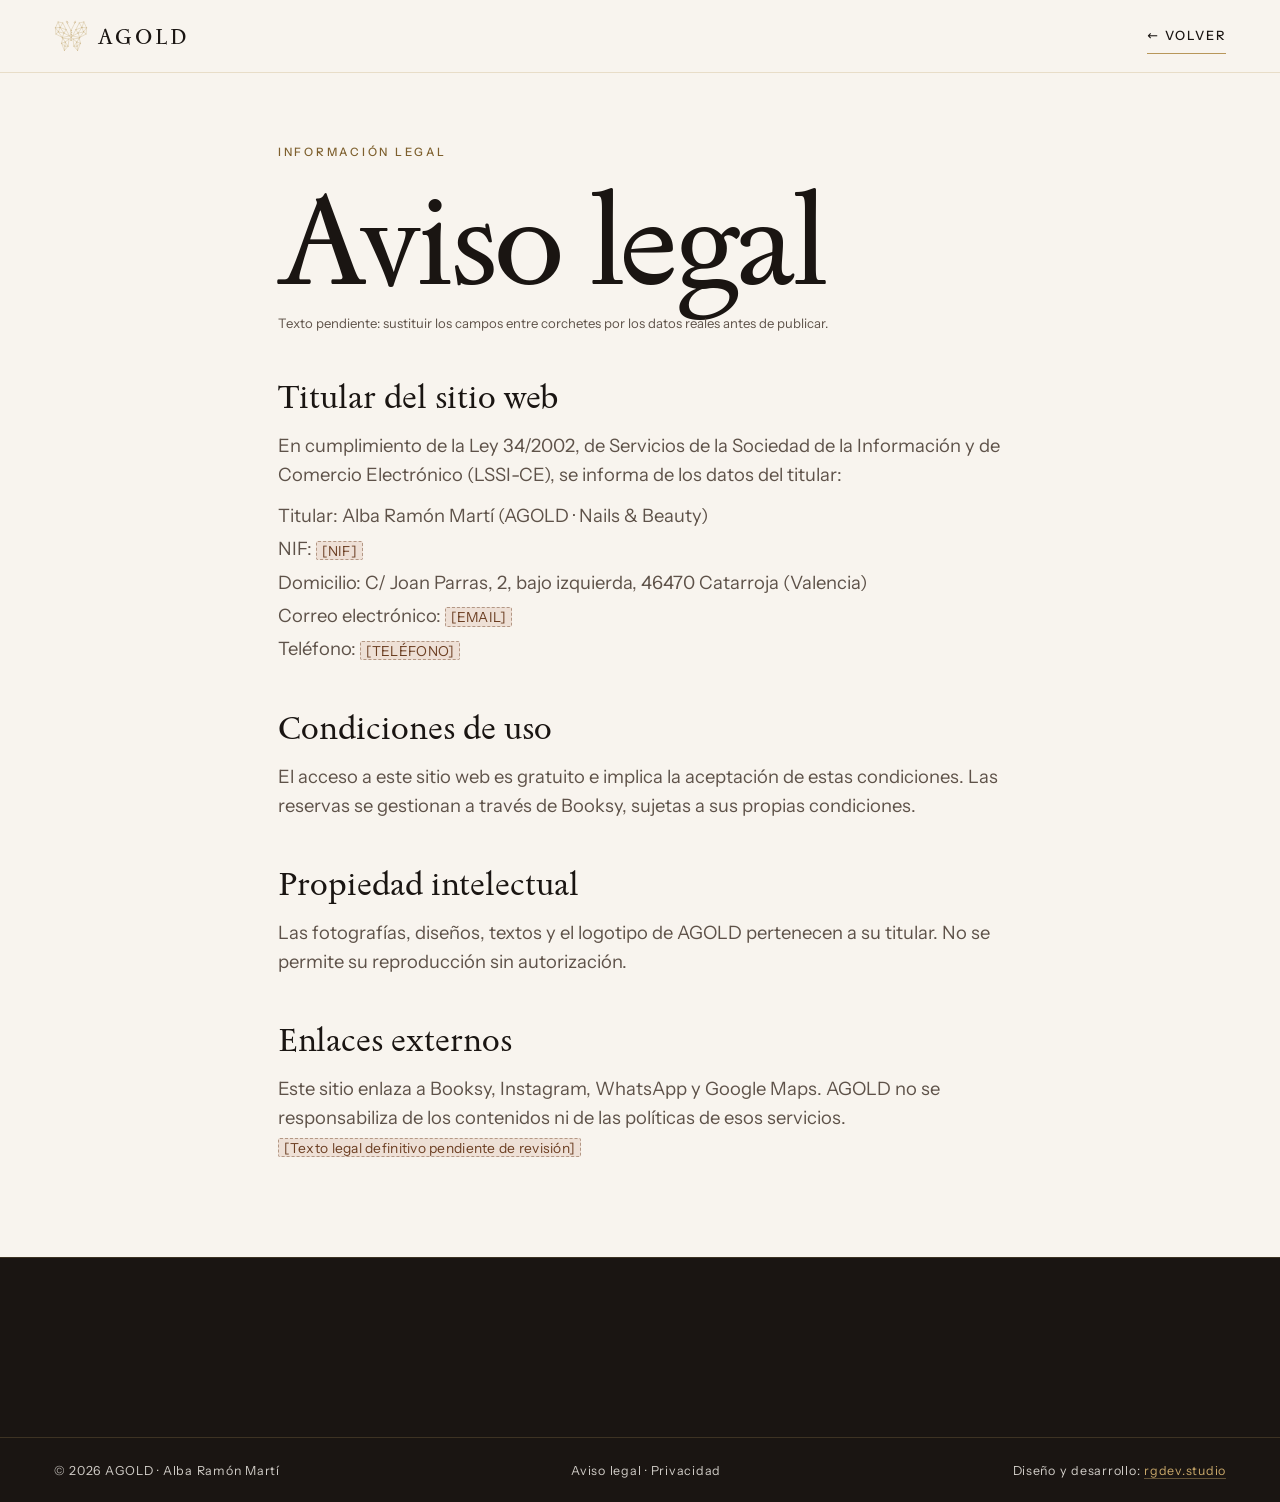
<file: aviso-legal.html>
<!doctype html>
<html lang="es" class="js reduced">
<head>
  <meta charset="utf-8">
  <meta name="viewport" content="width=device-width, initial-scale=1">
  <title>Aviso legal | AGOLD · Nails &amp; Beauty</title>
  <meta name="robots" content="noindex">
  <link rel="icon" href="favicon.svg" type="image/svg+xml">
  <link rel="stylesheet" href="css/styles.css?v=5">
</head>
<body>
  <header class="nav is-solid">
    <a class="nav__brand" href="./" aria-label="AGOLD · Volver al inicio">
      <img src="assets/logo/agold-mariposa.svg" alt="" width="34" height="32">
      <span class="nav__word">AGOLD</span>
    </a>
    <a class="link-arrow" href="./">← Volver</a>
  </header>
  <main class="legal wrap">
    <span class="eyebrow">Información legal</span>
    <h1 class="display">Aviso legal</h1>
    <p class="hours__note">Texto pendiente: sustituir los campos entre corchetes por los datos reales antes de publicar.</p>
    <h2>Titular del sitio web</h2>
    <p>En cumplimiento de la Ley 34/2002, de Servicios de la Sociedad de la Información y de Comercio Electrónico (LSSI-CE), se informa de los datos del titular:</p>
    <ul>
      <li>Titular: Alba Ramón Martí (AGOLD · Nails &amp; Beauty)</li>
      <li>NIF: <span class="ph">[NIF]</span></li>
      <li>Domicilio: C/ Joan Parras, 2, bajo izquierda, 46470 Catarroja (Valencia)</li>
      <li>Correo electrónico: <span class="ph">[EMAIL]</span></li>
      <li>Teléfono: <span class="ph">[TELÉFONO]</span></li>
    </ul>
    <h2>Condiciones de uso</h2>
    <p>El acceso a este sitio web es gratuito e implica la aceptación de estas condiciones. Las reservas se gestionan a través de Booksy, sujetas a sus propias condiciones.</p>
    <h2>Propiedad intelectual</h2>
    <p>Las fotografías, diseños, textos y el logotipo de AGOLD pertenecen a su titular. No se permite su reproducción sin autorización.</p>
    <h2>Enlaces externos</h2>
    <p>Este sitio enlaza a Booksy, Instagram, WhatsApp y Google Maps. AGOLD no se responsabiliza de los contenidos ni de las políticas de esos servicios.</p>
    <p><span class="ph">[Texto legal definitivo pendiente de revisión]</span></p>
  </main>
  <footer class="footer">
    <div class="wrap footer__legal">
      <p>© 2026 AGOLD · Alba Ramón Martí</p>
      <p><a href="aviso-legal.html">Aviso legal</a> · <a href="privacidad.html">Privacidad</a></p>
      <p class="footer__credit">Diseño y desarrollo: <a href="https://www.instagram.com/rgdev.studio" target="_blank" rel="noopener">rgdev.studio</a></p>
    </div>
  </footer>
</body>
</html>
</file>
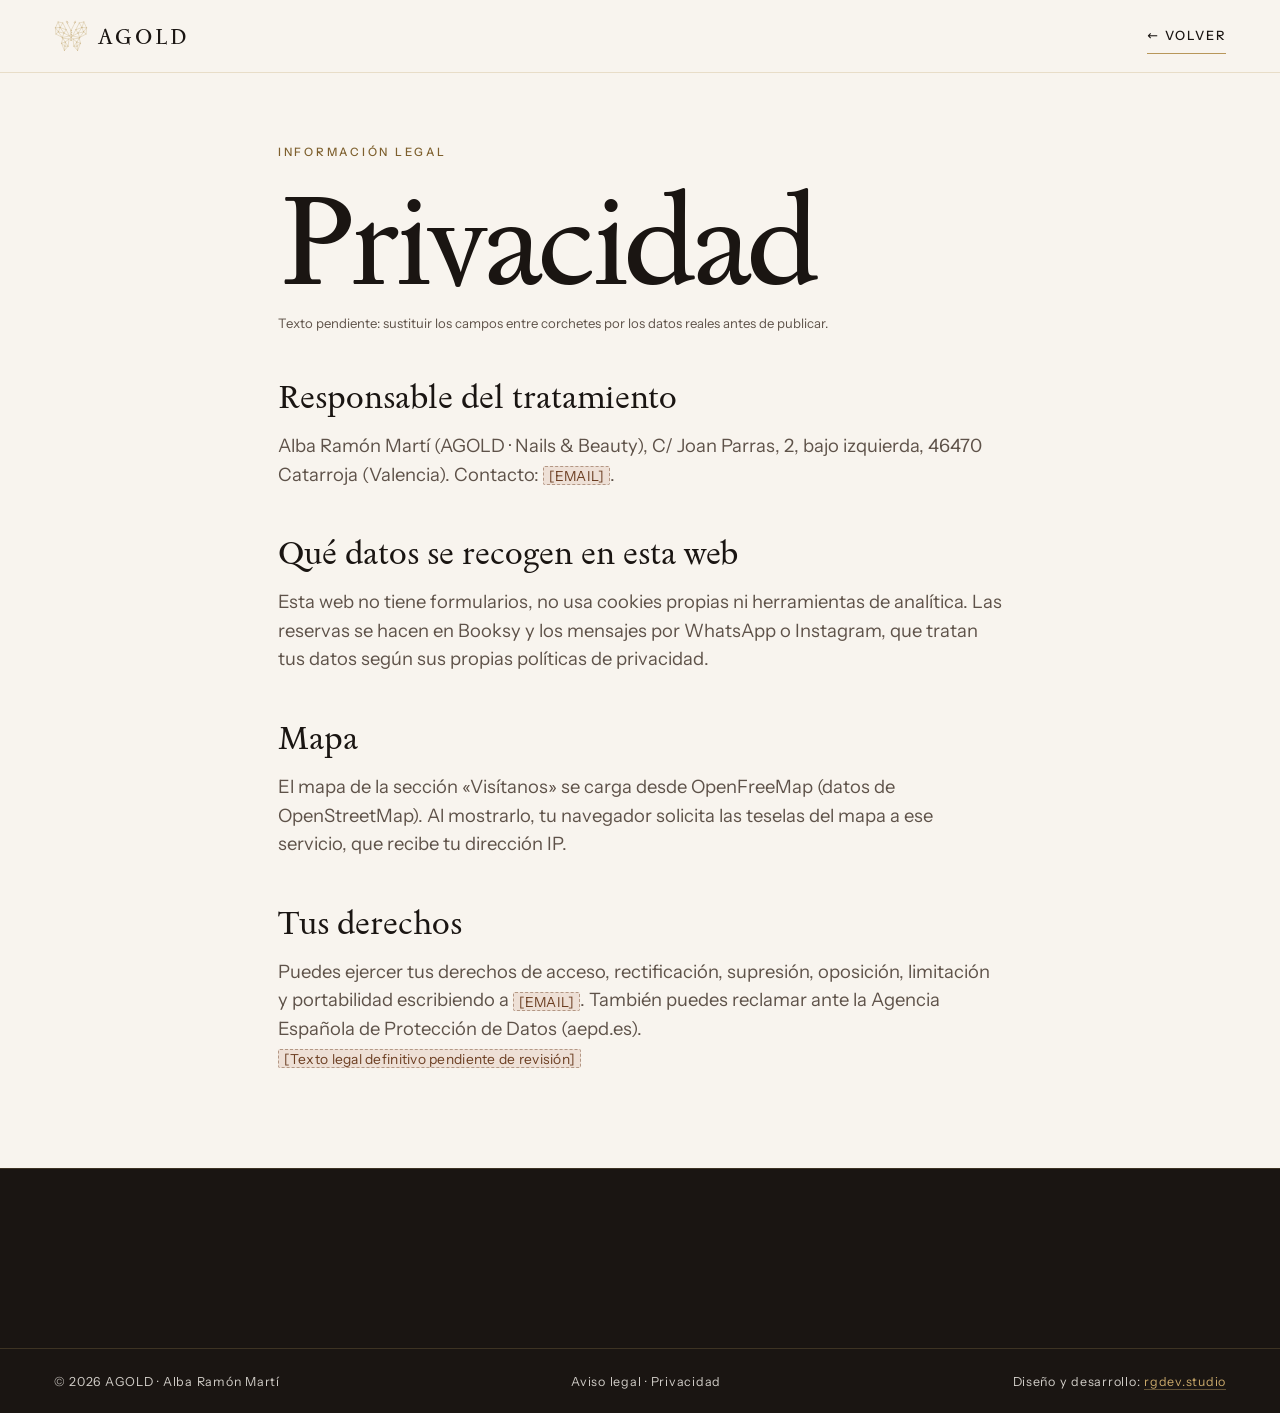
<file: privacidad.html>
<!doctype html>
<html lang="es" class="js reduced">
<head>
  <meta charset="utf-8">
  <meta name="viewport" content="width=device-width, initial-scale=1">
  <title>Privacidad | AGOLD · Nails &amp; Beauty</title>
  <meta name="robots" content="noindex">
  <link rel="icon" href="favicon.svg" type="image/svg+xml">
  <link rel="stylesheet" href="css/styles.css?v=5">
</head>
<body>
  <header class="nav is-solid">
    <a class="nav__brand" href="./" aria-label="AGOLD · Volver al inicio">
      <img src="assets/logo/agold-mariposa.svg" alt="" width="34" height="32">
      <span class="nav__word">AGOLD</span>
    </a>
    <a class="link-arrow" href="./">← Volver</a>
  </header>
  <main class="legal wrap">
    <span class="eyebrow">Información legal</span>
    <h1 class="display">Privacidad</h1>
    <p class="hours__note">Texto pendiente: sustituir los campos entre corchetes por los datos reales antes de publicar.</p>
    <h2>Responsable del tratamiento</h2>
    <p>Alba Ramón Martí (AGOLD · Nails &amp; Beauty), C/ Joan Parras, 2, bajo izquierda, 46470 Catarroja (Valencia). Contacto: <span class="ph">[EMAIL]</span>.</p>
    <h2>Qué datos se recogen en esta web</h2>
    <p>Esta web no tiene formularios, no usa cookies propias ni herramientas de analítica. Las reservas se hacen en Booksy y los mensajes por WhatsApp o Instagram, que tratan tus datos según sus propias políticas de privacidad.</p>
    <h2>Mapa</h2>
    <p>El mapa de la sección «Visítanos» se carga desde OpenFreeMap (datos de OpenStreetMap). Al mostrarlo, tu navegador solicita las teselas del mapa a ese servicio, que recibe tu dirección IP.</p>
    <h2>Tus derechos</h2>
    <p>Puedes ejercer tus derechos de acceso, rectificación, supresión, oposición, limitación y portabilidad escribiendo a <span class="ph">[EMAIL]</span>. También puedes reclamar ante la Agencia Española de Protección de Datos (aepd.es).</p>
    <p><span class="ph">[Texto legal definitivo pendiente de revisión]</span></p>
  </main>
  <footer class="footer">
    <div class="wrap footer__legal">
      <p>© 2026 AGOLD · Alba Ramón Martí</p>
      <p><a href="aviso-legal.html">Aviso legal</a> · <a href="privacidad.html">Privacidad</a></p>
      <p class="footer__credit">Diseño y desarrollo: <a href="https://www.instagram.com/rgdev.studio" target="_blank" rel="noopener">rgdev.studio</a></p>
    </div>
  </footer>
</body>
</html>
</file>
<file: css/styles.css>
/* ════════════════════════════════════════════════════════════════
   AGOLD · Nails & Beauty — «oro hecho a mano»
   Diseño y desarrollo: rgdev.studio
   ════════════════════════════════════════════════════════════════ */

@font-face {
  font-family: 'Sedan';
  src: url('../assets/fonts/sedan.woff2') format('woff2');
  font-weight: 400; font-style: normal; font-display: swap;
}
@font-face {
  font-family: 'Sedan';
  src: url('../assets/fonts/sedan-italic.woff2') format('woff2');
  font-weight: 400; font-style: italic; font-display: swap;
}
@font-face {
  font-family: 'Instrument Sans';
  src: url('../assets/fonts/instrument-sans-var.woff2') format('woff2');
  font-weight: 400 700; font-style: normal; font-display: swap;
}

:root {
  --ivory: #F8F4EE;
  --ivory-2: #F3EDE4;
  --champagne: #EFE6D8;
  --nude: #E8CFC4;
  --gold: #B8975A;          /* filetes, iconos, detalles (nunca texto pequeño sobre claro) */
  --gold-light: #D9BE86;
  --gold-text: #7E602E;     /* oro oscuro para texto de acento (AA sobre marfil y champán) */
  --gold-on-dark: #C9A86A;  /* oro para texto sobre espresso (AA) */
  --espresso: #1A1512;
  --ink: #1A1512;
  --ink-soft: #5E5249;      /* texto secundario (6,9:1 sobre marfil) */
  --tortoise: #6B3E22;
  --line: rgba(184, 151, 90, .55);

  --f-display: 'Sedan', 'Iowan Old Style', 'Palatino Linotype', Georgia, serif;  /* titulares */
  --f-italic: 'Sedan', 'Iowan Old Style', Georgia, serif;                       /* cursiva de acento */
  --f-sans: 'Instrument Sans', system-ui, -apple-system, 'Segoe UI', sans-serif;  /* texto e interfaz */
  --f-label: 'Instrument Sans', system-ui, sans-serif;                          /* etiquetas */

  --ease: cubic-bezier(0.22, 1, 0.36, 1);
  --gutter: clamp(1rem, 4.2vw, 3.75rem);
  --maxw: 1480px;
  --radius: 3px;
  --nav-h: 4.5rem;
  --section-y: clamp(6rem, 13vw, 12rem);
}

*, *::before, *::after { box-sizing: border-box; }
html { -webkit-text-size-adjust: 100%; text-size-adjust: 100%; scroll-behavior: auto; }
html.lenis, html.lenis body { height: auto; }
.lenis.lenis-smooth { scroll-behavior: auto !important; }
.lenis.lenis-stopped { overflow: hidden; }
body {
  margin: 0;
  background: var(--ivory);
  color: var(--ink);
  font-family: var(--f-sans);
  font-size: 1.0625rem;
  line-height: 1.55;
  font-weight: 430;
  -webkit-font-smoothing: antialiased;
  -moz-osx-font-smoothing: grayscale;
  overflow-x: clip;
}
@media (min-width: 900px) { body { font-size: 1.15rem; } }
img, svg, canvas, picture { display: block; max-width: 100%; }
img { height: auto; }
a { color: inherit; text-decoration: none; }
button { font: inherit; color: inherit; background: none; border: 0; padding: 0; cursor: pointer; }
ul, ol { list-style: none; margin: 0; padding: 0; }
h1, h2, h3, p, figure, dl, dd, blockquote { margin: 0; }
address { font-style: normal; }
::selection { background: var(--nude); color: var(--espresso); }
[hidden] { display: none !important; }

:focus-visible {
  outline: 1.5px solid var(--gold-text);
  outline-offset: 4px;
  border-radius: 2px;
}
.training :focus-visible, .footer :focus-visible, .menu :focus-visible,
.viewer :focus-visible, .final :focus-visible { outline-color: var(--gold-light); }

.sr-only {
  position: absolute !important; width: 1px; height: 1px; padding: 0; margin: -1px;
  overflow: hidden; clip: rect(0 0 0 0); white-space: nowrap; border: 0;
}
.skip-link {
  position: fixed; left: 1rem; top: -4rem; z-index: 200;
  background: var(--espresso); color: var(--ivory); padding: .7rem 1.1rem; border-radius: 999px;
  font-size: .85rem; transition: top .3s var(--ease);
}
.skip-link:focus { top: 1rem; }

.wrap { width: 100%; max-width: var(--maxw); margin-inline: auto; padding-inline: var(--gutter); }

/* Grano de papel muy sutil */
.grain {
  position: fixed; inset: 0; z-index: 90; pointer-events: none; opacity: .055;
  background-image: url("data:image/svg+xml,%3Csvg xmlns='http://www.w3.org/2000/svg' width='180' height='180'%3E%3Cfilter id='n'%3E%3CfeTurbulence type='fractalNoise' baseFrequency='.9' numOctaves='2' stitchTiles='stitch'/%3E%3CfeColorMatrix values='0 0 0 0 .1 0 0 0 0 .08 0 0 0 0 .07 0 0 0 1.4 -.2'/%3E%3C/filter%3E%3Crect width='180' height='180' filter='url(%23n)'/%3E%3C/svg%3E");
}

/* Placeholders visibles (pendientes de Alba) */
.ph {
  font-family: var(--f-sans); font-style: normal; font-size: max(.75em, .8rem); letter-spacing: .02em;
  color: var(--tortoise); background: rgba(232, 207, 196, .55);
  border: 1px dashed rgba(107, 62, 34, .45); border-radius: 2px; padding: .05em .35em;
  white-space: nowrap; vertical-align: baseline;
}
.training .ph, .footer .ph { color: var(--gold-light); background: rgba(201, 168, 106, .1); border-color: rgba(201, 168, 106, .45); }
.placeholder {
  position: relative; display: grid; place-items: center; overflow: hidden;
  background:
    linear-gradient(135deg, transparent 49.6%, rgba(184,151,90,.35) 49.8%, rgba(184,151,90,.35) 50.2%, transparent 50.4%),
    linear-gradient(45deg, transparent 49.6%, rgba(184,151,90,.22) 49.8%, rgba(184,151,90,.22) 50.2%, transparent 50.4%),
    var(--champagne);
  border-radius: var(--radius);
}
.placeholder > span {
  font-size: .7rem; letter-spacing: .18em; text-transform: uppercase; color: var(--ink-soft);
  background: var(--ivory); padding: .5rem .8rem; border-radius: 2px; position: relative;
}

/* ─────────── Tipografía ─────────── */
.eyebrow {
  display: inline-block; font-size: .72rem; font-weight: 500; letter-spacing: .24em;
  text-transform: uppercase; color: var(--gold-text);
}
.sec-head { display: flex; align-items: center; gap: 1rem; margin-bottom: clamp(1.2rem, 2.5vw, 2rem); }
.sec-num {
  font-family: var(--f-display); font-size: .95rem; color: var(--gold-text); letter-spacing: .04em;
  display: inline-flex; align-items: center; gap: 1rem;
}

.display {
  font-family: var(--f-display); font-weight: 400;
  font-size: clamp(3.1rem, 10.5vw, 9rem);
  line-height: .9; letter-spacing: -.035em; color: var(--ink);
}
.display--xl { font-size: clamp(3.3rem, 11.5vw, 10rem); }
.display em, .hero__title em, .manifesto em, .hp__note em {
  font-family: var(--f-italic); font-style: italic; font-weight: 400; font-size: .8em; letter-spacing: -.01em;
  color: var(--gold-text); padding-right: .04em;
}
/* Líneas de titular: se revelan con un barrido (clip-path) que al final se abre
   más allá de la letra, para que las colas de la cursiva (j, y, q) nunca se corten */
.line { display: block; }
.line > span { display: inline-block; will-change: transform, clip-path; }
.lead { font-size: clamp(1.15rem, 1.6vw, 1.4rem); line-height: 1.45; color: var(--ink); max-width: 34ch; }

/* ─────────── Botones ─────────── */
@property --sweep { syntax: '<angle>'; inherits: false; initial-value: 0deg; }
.btn {
  --h: 3.25rem;
  position: relative; isolation: isolate;
  display: inline-flex; align-items: center; justify-content: center; gap: .6rem;
  min-height: var(--h); padding: 0 1.9rem; border-radius: 999px;
  font-family: var(--f-sans); font-size: .78rem; font-weight: 500; letter-spacing: .16em; text-transform: uppercase;
  white-space: nowrap; transition: background-color .4s var(--ease), color .4s var(--ease), border-color .4s var(--ease);
  will-change: transform;
}
.btn > span { position: relative; z-index: 1; }
.btn::before {
  /* destello dorado que recorre el borde */
  content: ''; position: absolute; inset: 0; border-radius: inherit; padding: 1px; z-index: 0; pointer-events: none;
  background: conic-gradient(from var(--sweep), transparent 0 72%, rgba(246, 227, 180, 0) 74%, #F6E3B4 82%, rgba(246, 227, 180, 0) 90%, transparent 100%);
  -webkit-mask: linear-gradient(#000 0 0) content-box, linear-gradient(#000 0 0);
  -webkit-mask-composite: xor; mask-composite: exclude;
  opacity: 0;
}
.btn:hover::before, .btn:focus-visible::before { animation: sweep 1.1s var(--ease) forwards; }
@keyframes sweep { 0% { --sweep: 0deg; opacity: 1; } 85% { opacity: 1; } 100% { --sweep: 360deg; opacity: 0; } }
.btn--sm { --h: 2.6rem; padding: 0 1.3rem; font-size: .72rem; }
.btn--dark { background: var(--espresso); color: var(--ivory); }
.btn--dark:hover { background: #2B231E; }
.btn--line { border: 1px solid var(--gold); color: var(--ink); }
.btn--line:hover { background: var(--espresso); color: var(--ivory); border-color: var(--espresso); }
.btn--gold { background: var(--gold); color: var(--espresso); }
.btn--gold:hover { background: var(--gold-light); }
.btn--ghost-light { border: 1px solid rgba(248, 244, 238, .5); color: var(--ivory); }
.btn--ghost-light:hover { background: var(--ivory); color: var(--espresso); }

.link-arrow {
  display: inline-flex; align-items: center; gap: .5rem; font-size: .8rem; font-weight: 500;
  letter-spacing: .16em; text-transform: uppercase; padding: .5rem 0;
  background: linear-gradient(var(--gold), var(--gold)) 0 100% / 100% 1px no-repeat;
  transition: background-size .5s var(--ease);
}
.link-arrow:hover { background-size: 0 1px; background-position: 100% 100%; }

/* Filete con faceta central (sistema gráfico de la mariposa) */
.facet-rule {
  display: inline-block; width: 5rem; height: 12px; vertical-align: middle;
  background: url("data:image/svg+xml,%3Csvg xmlns='http://www.w3.org/2000/svg' viewBox='0 0 80 12'%3E%3Cpath d='M0 6h33M47 6h33' stroke='%23B8975A' stroke-width='1'/%3E%3Cpath d='M34 6l6-5 6 5-6 5z M34 6h12 M40 1v10' fill='none' stroke='%23B8975A' stroke-width='.8'/%3E%3C/svg%3E") center / contain no-repeat;
}

/* ─────────── Navegación ─────────── */
.nav {
  position: fixed; inset: 0 0 auto 0; z-index: 60; height: var(--nav-h);
  display: flex; align-items: center; justify-content: space-between; padding-inline: var(--gutter);
  transition: transform .6s var(--ease), background-color .5s var(--ease), color .4s;
}
.nav.is-hidden { transform: translateY(-110%); }
.nav.is-solid { background: rgba(248, 244, 238, .92); box-shadow: 0 1px 0 rgba(184, 151, 90, .25); }
.nav__brand { display: inline-flex; align-items: center; gap: .65rem; }
.nav__mark { width: 2.1rem; height: auto; overflow: visible; }
.nav__mark g { fill: none; stroke: var(--gold); stroke-width: 2.4; stroke-linejoin: round; stroke-linecap: round; }
.nav__mark.is-flash g { animation: navflash 1.4s var(--ease); }
@keyframes navflash {
  0% { stroke: var(--gold); filter: none; }
  25% { stroke: #F6E3B4; filter: drop-shadow(0 0 5px rgba(232, 196, 120, .95)); }
  100% { stroke: var(--gold); filter: none; }
}
.nav__word { font-family: var(--f-display); font-size: 1.3rem; letter-spacing: .14em; padding-top: .1em; }
.nav__actions { display: flex; align-items: center; gap: clamp(.6rem, 2vw, 1.4rem); }
.nav__menu { display: inline-flex; align-items: center; gap: .7rem; height: 2.75rem; padding: 0 .2rem; font-size: .72rem; letter-spacing: .2em; text-transform: uppercase; font-weight: 500; }
.nav__burger { display: grid; gap: 6px; width: 26px; }
.nav__burger i { display: block; height: 1px; background: currentColor; transition: transform .5s var(--ease); }
.nav__burger i:last-child { width: 70%; justify-self: end; }
.nav__menu[aria-expanded='true'] .nav__burger i:first-child { transform: translateY(3.5px) rotate(45deg); }
.nav__menu[aria-expanded='true'] .nav__burger i:last-child { width: 100%; transform: translateY(-3.5px) rotate(-45deg); }
.menu-open .nav { color: var(--ivory); background: transparent; box-shadow: none; transform: none; }
.menu-open .nav .btn--line { color: var(--ivory); }
@media (max-width: 520px) { .nav__menu-label { display: none; } .nav__book { --h: 2.4rem; padding: 0 1.05rem; } }

/* Menú a pantalla completa */
.menu {
  position: fixed; inset: 0; z-index: 55; background: var(--espresso); color: var(--ivory);
  display: flex; align-items: stretch; clip-path: inset(0 0 100% 0); transition: clip-path .8s var(--ease);
}
.menu.is-open { clip-path: inset(0 0 0 0); }
.menu__inner { width: 100%; max-width: var(--maxw); margin: 0 auto; padding: calc(var(--nav-h) + 3vh) var(--gutter) 2.5rem; display: flex; flex-direction: column; justify-content: space-between; overflow-y: auto; }
.menu__list { counter-reset: none; }
.menu__list li { border-bottom: 1px solid rgba(201, 168, 106, .22); overflow: hidden; }
.menu__list a { display: flex; align-items: baseline; gap: clamp(1rem, 3vw, 2.5rem); padding: clamp(.4rem, 1.4vh, 1rem) 0; transition: color .4s var(--ease), padding .5s var(--ease); }
.menu__num { font-size: .8rem; letter-spacing: .1em; color: var(--gold-on-dark); min-width: 2ch; }
.menu__txt { font-family: var(--f-display); font-size: clamp(2.6rem, 9.5vh, 7rem); line-height: 1.02; letter-spacing: -.03em; transform: translateY(105%); transition: transform .9s var(--ease); display: inline-block; }
.menu.is-open .menu__txt { transform: none; }
.menu.is-open li:nth-child(2) .menu__txt { transition-delay: .06s; }
.menu.is-open li:nth-child(3) .menu__txt { transition-delay: .12s; }
.menu.is-open li:nth-child(4) .menu__txt { transition-delay: .18s; }
.menu.is-open li:nth-child(5) .menu__txt { transition-delay: .24s; }
.menu__list a:hover { color: var(--gold-light); padding-left: .6rem; }
.menu__foot { display: flex; flex-wrap: wrap; justify-content: space-between; gap: .5rem 2rem; font-size: .8rem; letter-spacing: .12em; text-transform: uppercase; color: rgba(248, 244, 238, .75); padding-top: 2rem; }
.menu__foot a { color: var(--gold-on-dark); }

/* ─────────── HERO · Metamorfosis ─────────── */
.hero { position: relative; z-index: 2; }
.hero__stage {
  position: relative; height: 100vh; height: 100svh; min-height: 34rem; overflow: hidden;
  background: radial-gradient(120% 90% at 50% 42%, #FBF8F3 0%, var(--ivory) 38%, #F2EADD 78%, var(--champagne) 100%);
}
.hero__glow { position: absolute; inset: 0; pointer-events: none;
  background: radial-gradient(38% 30% at 50% 44%, rgba(255, 252, 245, .9), rgba(255, 252, 245, 0) 70%); }
.hero__shadow {
  position: absolute; left: 50%; top: 77%; width: min(46vw, 34rem); height: 3.2rem; transform: translate(-50%, -50%);
  background: radial-gradient(50% 50% at 50% 50%, rgba(92, 70, 40, .22), rgba(92, 70, 40, 0) 70%);
  filter: blur(6px); pointer-events: none;
}
@media (max-width: 899px) { .hero__shadow { top: 72%; width: 78vw; } }

.hero__svg {
  position: absolute; left: 50%; top: 46%; width: min(52vh, 74vw); transform: translate(-50%, -50%);
  pointer-events: none;
}
.draw-butterfly { width: 100%; height: auto; overflow: visible; }
.draw-butterfly g { fill: none; stroke-width: .7; stroke-linejoin: round; stroke-linecap: round; }
.hero-3d .hero__svg { opacity: 0; transition: opacity .6s var(--ease); }
.hero-3d.webgl-failed .hero__svg, .hero-3d.svg-temp .hero__svg, .hero-svg .hero__svg { opacity: 1; transition: opacity .6s var(--ease); }
.motion.hero-svg .draw-butterfly path, .motion.hero-svg .draw-butterfly ellipse,
.motion.webgl-failed .draw-butterfly path, .motion.webgl-failed .draw-butterfly ellipse,
.motion.svg-temp .draw-butterfly path, .motion.svg-temp .draw-butterfly ellipse {
  stroke-dasharray: 1; stroke-dashoffset: 1;
  animation: draw 1.1s var(--ease) forwards; animation-delay: calc(var(--i) * 28ms + .15s);
}
@keyframes draw { to { stroke-dashoffset: 0; } }
.hero__svg.is-shine { filter: drop-shadow(0 0 10px rgba(226, 190, 120, .35)); transition: filter 1.2s; }

.hero__webgl { position: fixed; inset: 0; z-index: 30; pointer-events: none; opacity: 0; transition: opacity .6s var(--ease); }
.hero__webgl.is-ready { opacity: 1; }
.hero__webgl canvas { width: 100% !important; height: 100% !important; }

.hero__kicker {
  position: absolute; left: var(--gutter); right: var(--gutter); bottom: clamp(1.25rem, 4vh, 2.5rem);
  display: flex; flex-direction: column; gap: .15rem; font-size: .7rem; letter-spacing: .22em; text-transform: uppercase; color: var(--ink-soft);
}
@media (max-width: 599px) { .hero__kicker { right: auto; max-width: 52%; font-size: .62rem; letter-spacing: .16em; } .hero__kicker span:last-child { display: none; } .hero__rating { font-size: .62rem; letter-spacing: .1em; } }
.hero__kicker span:first-child { color: var(--ink); }
.hero__rating {
  position: absolute; right: var(--gutter); bottom: clamp(1.25rem, 4vh, 2.5rem); text-align: right;
  display: flex; flex-direction: column; font-size: .7rem; letter-spacing: .16em; text-transform: uppercase; color: var(--ink-soft);
}
.hero__rating strong { font-family: var(--f-display); font-weight: 400; font-size: 1.5rem; letter-spacing: 0; color: var(--ink); line-height: 1.1; }
.hero__cue {
  position: absolute; left: 50%; bottom: clamp(1.25rem, 4vh, 2.5rem); transform: translateX(-50%);
  display: flex; flex-direction: column; align-items: center; gap: .6rem; font-size: .66rem; letter-spacing: .26em; text-transform: uppercase; color: var(--ink-soft);
}
.hero__cue i { width: 1px; height: 2.6rem; background: linear-gradient(var(--gold), var(--gold)) 0 0 / 1px 0 no-repeat, rgba(184, 151, 90, .25); animation: cue 2.4s var(--ease) infinite; }
@keyframes cue { 0% { background-size: 1px 0; background-position: 0 0; } 50% { background-size: 1px 100%; background-position: 0 0; } 51% { background-position: 0 100%; } 100% { background-size: 1px 0; background-position: 0 100%; } }
@media (max-width: 599px) { .hero__cue { display: none; } }
.hero__skip {
  position: absolute; right: var(--gutter); top: calc(var(--nav-h) + .5rem); z-index: 40;
  font-size: .68rem; letter-spacing: .2em; text-transform: uppercase; color: var(--ink-soft);
  padding: .55rem .9rem; border: 1px solid rgba(184, 151, 90, .5); border-radius: 999px; background: rgba(248, 244, 238, .7);
}

.hero__content {
  position: absolute; inset: 0; z-index: 20; display: flex; flex-direction: column; align-items: center; justify-content: center;
  text-align: center; padding: var(--nav-h) var(--gutter) 5rem; pointer-events: none;
}
.hero__content a { pointer-events: auto; }
.hero__title {
  display: flex; flex-wrap: wrap; justify-content: center; column-gap: .24em;
  font-family: var(--f-display); font-weight: 400; font-size: clamp(3.6rem, 17.5vw, 11rem); line-height: .88; letter-spacing: -.04em;
}
.hero__title .line { flex-basis: 100%; }
.hero__title .br { display: none; }
@media (min-width: 700px) {
  .hero__title { font-size: clamp(3.6rem, 12.2vw, 11rem); }
  .hero__title .line { flex-basis: auto; }
  .hero__title .br { display: block; flex-basis: 100%; height: 0; }
}
.hero__sub { margin-top: clamp(1.4rem, 3vh, 2.2rem); font-size: .74rem; letter-spacing: .22em; text-transform: uppercase; color: var(--ink-soft); max-width: 62ch; }
.hero__ctas { margin-top: 1.6rem; display: flex; flex-wrap: wrap; align-items: center; justify-content: center; gap: 1rem 2rem; }
/* Estados iniciales de la secuencia de scroll (solo con movimiento y JS) */
.motion .hero__title .line > span { transform: translateY(45%); clip-path: inset(0% -40% 100% -40%); }
.motion [data-hero-fade] { opacity: 0; }
.no-gsap .hero__title .line > span, .no-gsap [data-hero-fade] { transform: none !important; clip-path: none !important; opacity: 1 !important; }

/* Movimiento reducido: hero estático, sin pin */
.reduced .hero__stage { height: auto; min-height: 100svh; display: flex; flex-direction: column; justify-content: center; padding: calc(var(--nav-h) + 1rem) 0 6.5rem; }
.reduced .hero__svg { position: relative; left: auto; top: auto; transform: none; width: min(34vh, 52vw); margin: 0 auto; }
.reduced .hero__content { position: relative; inset: auto; padding-top: 1.5rem; padding-bottom: 0; }
.reduced .hero__shadow, .reduced .hero__cue { display: none; }

/* Primeras fotos (reciben las láminas) */
.hero-photos {
  position: relative; z-index: 1; display: grid; grid-template-columns: repeat(12, 1fr); column-gap: var(--gutter);
  padding: clamp(5rem, 10vw, 9rem) var(--gutter) clamp(4rem, 8vw, 7rem); max-width: var(--maxw); margin: 0 auto;
}
.hp { position: relative; }
.hp__frame { position: relative; border-radius: var(--radius); }
.hp__frame picture, .hp__frame img { width: 100%; height: 100%; object-fit: cover; border-radius: var(--radius); }
.hp figcaption, .card__cap, .caption {
  margin-top: .9rem; font-size: .7rem; letter-spacing: .18em; text-transform: uppercase; color: var(--ink-soft);
}
.hp--a { grid-column: 1 / span 7; }
.hp--a .hp__frame { aspect-ratio: 4 / 5; }
.hp--b { grid-column: 9 / span 4; margin-top: 30%; }
.hp--b .hp__frame { aspect-ratio: 1; }
.hp--c { grid-column: 4 / span 6; margin-top: -18%; }
.hp--c .hp__frame { aspect-ratio: 5 / 4; }
.hp__note { grid-column: 10 / span 3; align-self: end; font-family: var(--f-display); font-size: clamp(1.4rem, 2.2vw, 2rem); line-height: 1.15; letter-spacing: -.01em; }
@media (min-width: 900px) {
  .hp--a { grid-column: 1 / span 5; }
  .hp--b { grid-column: 7 / span 3; margin-top: 42%; }
  .hp--c { grid-column: 10 / span 3; margin-top: 8%; }
  .hp--c .hp__frame { aspect-ratio: 3 / 4; }
  .hp__note { grid-column: 7 / span 4; margin-top: -6rem; }
}
@media (max-width: 899px) {
  .hp--a { grid-column: 1 / span 10; }
  .hp--b { grid-column: 6 / span 7; margin-top: 2.5rem; }
  .hp--c { grid-column: 1 / span 8; margin-top: 3rem; }
  .hp__note { grid-column: 1 / -1; margin-top: 3rem; }
}
/* Marco dorado formado por las láminas */
.leaf-line { position: absolute; inset: -10px; border: 1px solid var(--gold); border-radius: 4px; opacity: 0; transform: scale(1.03); pointer-events: none; transition: opacity .9s var(--ease), transform 1.1s var(--ease); }
.leaf-line::before, .leaf-line::after {
  content: ''; position: absolute; width: 22px; height: 18px;
  background: linear-gradient(135deg, #E9CF94, var(--gold) 55%, #9C7C43);
  clip-path: polygon(0 0, 100% 35%, 30% 100%);
}
.leaf-line::before { left: -8px; top: -8px; }
.leaf-line::after { right: -9px; bottom: -8px; transform: rotate(180deg); }
.is-framed .leaf-line { opacity: 1; transform: none; }
.reduced .leaf-line, .hero-svg .leaf-line, .webgl-failed .leaf-line { opacity: 1; transform: none; }

/* ─────────── Manifiesto ─────────── */
.manifesto { padding: var(--section-y) 0; }
.manifesto .wrap { max-width: 1240px; }
.manifesto__text {
  margin-top: 2rem; font-family: var(--f-display); font-size: clamp(2rem, 4.4vw, 3.6rem); line-height: 1.14; letter-spacing: -.02em;
}
.manifesto__text .w { display: inline; }
.motion .manifesto__text .w { opacity: .3; }
.no-gsap .manifesto__text .w { opacity: 1; }
.manifesto__sign { margin-top: 2.5rem; display: flex; align-items: center; gap: 1rem; font-family: var(--f-italic); font-style: italic; font-size: 1.5rem; }
.manifesto__sign em { color: var(--gold-text); }

/* ─────────── Trabajos · lookbook ─────────── */
.works { position: relative; background: var(--ivory); }
.works__pin { padding: var(--section-y) 0 clamp(3rem, 6vw, 5rem); }
.works__head { display: grid; gap: 1.6rem; }
.filters { display: flex; gap: .45rem; overflow-x: auto; scrollbar-width: none; padding: .3rem var(--gutter); margin-inline: calc(var(--gutter) * -1); -webkit-overflow-scrolling: touch; }
.filters::-webkit-scrollbar { display: none; }
.filter {
  flex: none; min-height: 2.5rem; padding: 0 1.1rem; border: 1px solid rgba(184, 151, 90, .55); border-radius: 999px;
  font-size: .72rem; letter-spacing: .14em; text-transform: uppercase; transition: background-color .35s var(--ease), color .35s var(--ease);
}
.filter:hover { border-color: var(--espresso); }
.filter.is-active { background: var(--espresso); color: var(--ivory); border-color: var(--espresso); }
.works__viewport { margin-top: clamp(2rem, 4vw, 3.5rem); }
.works__track {
  display: flex; align-items: flex-start; gap: clamp(1rem, 3vw, 2.5rem);
  padding-inline: var(--gutter); overflow-x: auto; scroll-snap-type: x mandatory; scrollbar-width: none;
  overscroll-behavior-x: contain; -webkit-overflow-scrolling: touch; cursor: grab;
}
.works__track::-webkit-scrollbar { display: none; }
.works__track.is-dragging { cursor: grabbing; scroll-snap-type: none; }
.card { flex: none; scroll-snap-align: center; width: 74vw; max-width: 26rem; }
.card:nth-child(even) { margin-top: 2.2rem; }
.card__btn { display: block; width: 100%; text-align: left; }
.card__media { position: relative; overflow: hidden; border-radius: var(--radius); background: var(--champagne); }
.card__media picture { width: 100%; height: 100%; }
.card__media img { width: 100%; height: 100%; object-fit: cover; transform-origin: center; transition: transform 1.2s var(--ease); }
.card__btn:hover .card__media img { transform: scale(1.035); }
.card[data-crop='tall'] .card__media { aspect-ratio: 4 / 5.2; }
.card[data-crop='portrait'] .card__media { aspect-ratio: 4 / 5; }
.card[data-crop='square'] .card__media { aspect-ratio: 1; }
.card[data-crop='wide'] .card__media { aspect-ratio: 5 / 4; }
.card__cap { display: flex; gap: .5rem; }
.card__cap b { font-weight: 500; color: var(--ink); white-space: nowrap; }
.works__foot { display: flex; justify-content: space-between; align-items: center; gap: 1rem; margin-top: 2rem; }
.works__count { font-size: .72rem; letter-spacing: .18em; text-transform: uppercase; color: var(--ink-soft); }

/* Escritorio: pin + desplazamiento horizontal */
@media (min-width: 900px) {
  .works__head { grid-template-columns: 1fr auto; align-items: end; }
  .works__head .sec-head, .works__head h2 { grid-column: 1; }
  .filters { grid-column: 2; grid-row: 2; flex-wrap: wrap; justify-content: flex-end; max-width: 34rem; overflow: visible; margin: 0; padding: 0; }
  .card { width: auto; max-width: none; }
  .card[data-crop='tall'] .card__media { height: min(60vh, 40rem); aspect-ratio: 4 / 5.2; }
  .card[data-crop='portrait'] .card__media { height: min(52vh, 34rem); aspect-ratio: 4 / 5; }
  .card[data-crop='square'] .card__media { height: min(44vh, 30rem); aspect-ratio: 1; }
  .card[data-crop='wide'] .card__media { height: min(40vh, 27rem); aspect-ratio: 5 / 4; }
  .card:nth-child(3n+2) { margin-top: 10vh; }
  .card:nth-child(3n) { margin-top: 3vh; }
  .card:nth-child(even) { margin-top: unset; }
  .card:nth-child(3n+2) { margin-top: 10vh; }
  .works.is-pinned .works__pin { height: 100vh; padding: calc(var(--nav-h) + 3vh) 0 3vh; display: flex; flex-direction: column; }
  .works.is-pinned .works__viewport { flex: 1; overflow: hidden; margin-top: 3vh; }
  .works.is-pinned .works__track { overflow: visible; scroll-snap-type: none; width: max-content; padding-right: 30vw; cursor: none; }
  .works.is-pinned .works__head { gap: 1rem; }
  .works.is-pinned .works__head .display { font-size: clamp(3rem, 8vw, 7.5rem); }
  .works.is-pinned .works__foot { margin-top: 0; }
}

/* ─────────── Pincelada + top coat ─────────── */
[data-brush] { position: relative; }
.brush-canvas { position: absolute; inset: 0; width: 100%; height: 100%; z-index: 2; pointer-events: none; border-radius: inherit; }
.topcoat { position: absolute; inset: 0; z-index: 3; overflow: hidden; pointer-events: none; border-radius: inherit; }
.topcoat::after {
  content: ''; position: absolute; top: -20%; bottom: -20%; left: 0; width: 38%;
  background: linear-gradient(100deg, rgba(255, 255, 255, 0) 0%, rgba(255, 255, 255, .08) 30%, rgba(255, 255, 255, .55) 50%, rgba(255, 255, 255, .08) 70%, rgba(255, 255, 255, 0) 100%);
  transform: translateX(-130%) skewX(-14deg);
}
.topcoat.is-on::after { animation: topcoat 1.25s cubic-bezier(.45, .05, .25, 1) forwards; }
@keyframes topcoat { to { transform: translateX(330%) skewX(-14deg); } }

/* Reveal genérico de imagen */
.motion [data-reveal-img] { clip-path: inset(100% 0 0 0); }
.motion [data-reveal-img].is-in { clip-path: inset(0 0 0 0); transition: clip-path 1.4s var(--ease); }
.no-gsap [data-reveal-img] { clip-path: none !important; }
.motion [data-reveal-img] img { transform: scale(1.08); }
.motion [data-reveal-img].is-in img { transform: none; transition: transform 1.8s var(--ease); }

/* ─────────── El detalle ─────────── */
.detail { padding: var(--section-y) 0; background: var(--champagne); position: relative; overflow: hidden; }
.detail__grid { display: grid; gap: clamp(2.5rem, 5vw, 5rem); align-items: center; }
@media (min-width: 900px) { .detail__grid { grid-template-columns: 5fr 7fr; } }
.detail .lead { margin-top: 1.8rem; }
.detail__list { margin-top: 2.2rem; border-top: 1px solid var(--line); counter-reset: n; }
.detail__list li { border-bottom: 1px solid var(--line); }
.detail__list button { display: grid; grid-template-columns: 2.4rem 1fr; width: 100%; text-align: left; padding: 1rem 0; gap: .2rem 0; transition: color .3s; }
.detail__list .n { font-family: var(--f-display); color: var(--gold-text); grid-row: span 2; }
.detail__list strong { font-weight: 500; }
.detail__list span.t { grid-column: 2; color: var(--ink-soft); font-size: .95rem; line-height: 1.5; max-height: 0; overflow: hidden; opacity: 0; transition: max-height .6s var(--ease), opacity .4s; }
.detail__list button[aria-expanded='true'] span.t { max-height: 8rem; opacity: 1; }
.detail__media { position: relative; }
.detail__img { position: relative; border-radius: var(--radius); overflow: visible; }
.detail__img picture, .detail__img img { width: 100%; border-radius: var(--radius); }
.hs {
  position: absolute; z-index: 4; width: 2.75rem; height: 2.75rem; margin: -1.375rem 0 0 -1.375rem; border-radius: 50%;
  display: grid; place-items: center;
}
.hs::before { content: ''; width: .9rem; height: .9rem; border-radius: 50%; background: radial-gradient(circle at 35% 30%, #F6E3B4, var(--gold) 55%, #8C6E3A); box-shadow: 0 0 0 1px rgba(255, 255, 255, .8), 0 2px 10px rgba(26, 21, 18, .35); transition: transform .4s var(--ease); }
.hs::after { content: ''; position: absolute; inset: .3rem; border-radius: 50%; border: 1px solid rgba(255, 248, 230, .9); animation: pulse 2.6s var(--ease) infinite; }
.hs:hover::before, .hs[aria-expanded='true']::before { transform: scale(1.25); }
.hs[aria-expanded='true']::after { animation: none; opacity: 0; }
@keyframes pulse { 0% { transform: scale(.5); opacity: 1; } 100% { transform: scale(1.5); opacity: 0; } }
.reduced .hs::after { animation: none; }
.note {
  position: absolute; z-index: 5; width: min(17rem, 62vw); padding: 1.1rem 1.2rem; background: var(--ivory); border-radius: var(--radius);
  box-shadow: 0 18px 40px -18px rgba(26, 21, 18, .45); border-top: 1px solid var(--gold);
  opacity: 0; transform: translateY(8px); pointer-events: none; transition: opacity .4s var(--ease), transform .5s var(--ease);
}
.note.is-open { opacity: 1; transform: none; pointer-events: auto; }
.note h3 { font-family: var(--f-display); font-weight: 400; font-size: 1.35rem; line-height: 1.1; margin-bottom: .4rem; }
.note p { font-size: .9rem; line-height: 1.5; color: var(--ink-soft); }
.note .n { font-size: .68rem; letter-spacing: .2em; color: var(--gold-text); display: block; margin-bottom: .3rem; }

/* ─────────── Servicios · carta ─────────── */
.services { padding: var(--section-y) 0; }
.services__grid { display: grid; gap: clamp(2rem, 5vw, 6rem); margin-top: clamp(2.5rem, 5vw, 4.5rem); }
@media (min-width: 900px) {
  .services__grid { grid-template-columns: 5fr 7fr; align-items: start; }
  .services__visual { position: sticky; top: calc(var(--nav-h) + 4vh); }
}
.services__photo { position: relative; aspect-ratio: 4 / 5; border-radius: var(--radius); overflow: hidden; background: var(--champagne); }
@media (max-width: 899px) { .services__photo { aspect-ratio: 16 / 10; } }
.sp { position: absolute; inset: 0; opacity: 0; transition: opacity .8s var(--ease); }
.sp.is-active { opacity: 1; }
.sp picture, .sp img { width: 100%; height: 100%; object-fit: cover; }
.sp[data-photo='maquillaje'] img { object-position: 50% 28%; }
.tabs { display: flex; gap: clamp(1rem, 2.5vw, 2rem); border-bottom: 1px solid var(--line); overflow-x: auto; scrollbar-width: none; margin-inline: calc(var(--gutter) * -1); padding-inline: var(--gutter); }
.tabs::-webkit-scrollbar { display: none; }
@media (min-width: 900px) { .tabs { margin: 0; padding: 0; } }
.tabs [role='tab'] {
  flex: none; position: relative; padding: .9rem 0 1rem; font-family: var(--f-display); font-size: clamp(1.35rem, 2.2vw, 1.9rem); color: var(--ink-soft);
  transition: color .3s;
}
.tabs [role='tab']::after { content: ''; position: absolute; left: 0; right: 0; bottom: -1px; height: 1px; background: var(--espresso); transform: scaleX(0); transform-origin: left; transition: transform .6s var(--ease); }
.tabs [role='tab'][aria-selected='true'] { color: var(--ink); }
.tabs [role='tab'][aria-selected='true']::after { transform: none; }
.tabs [role='tab']:hover { color: var(--ink); }
.panel { padding-top: 1.2rem; }
.panel:focus-visible { outline-offset: 8px; }
.panel__group { margin: 1.8rem 0 .2rem; font-size: .72rem; font-weight: 500; letter-spacing: .24em; text-transform: uppercase; color: var(--gold-text); }
.price-list li { display: flex; align-items: baseline; gap: .8rem; padding: 1.05rem 0; border-bottom: 1px solid rgba(184, 151, 90, .28); }
.pl__name { font-size: 1.05rem; font-weight: 450; }
.pl__name small { display: block; margin-top: .15rem; font-size: .7rem; letter-spacing: .16em; text-transform: uppercase; color: var(--ink-soft); font-weight: 400; }
.pl__dots { flex: 1; min-width: 1.5rem; border-bottom: 1px dotted var(--gold); transform: translateY(-.3em); }
.pl__price { font-family: var(--f-display); font-size: clamp(1.25rem, 2vw, 1.55rem); white-space: nowrap; font-variant-numeric: lining-nums tabular-nums; }
.pl__price small { display: block; text-align: right; margin-top: .2rem; font-family: var(--f-sans); font-size: .66rem; letter-spacing: .22em; color: var(--ink-soft); }
.panel__note { margin-top: 1rem; color: var(--ink-soft); }
.services__note { margin: 2rem 0 1.6rem; font-size: .88rem; color: var(--ink-soft); font-style: normal; padding-left: 1rem; border-left: 1px solid var(--gold); }

/* ─────────── Duración y cuidado ─────────── */
.care {
  padding: clamp(3.5rem, 7vw, 6rem) 0; background-color: var(--champagne);
  background-image: url("data:image/svg+xml,%3Csvg xmlns='http://www.w3.org/2000/svg' width='120' height='104' viewBox='0 0 120 104'%3E%3Cpath d='M0 52 30 0h60l30 52-30 52H30z M30 0l30 52L90 0 M30 104l30-52 30 52 M0 52h120' fill='none' stroke='%23B8975A' stroke-opacity='.13' stroke-width='.7'/%3E%3C/svg%3E");
  border-block: 1px solid rgba(184, 151, 90, .35);
}
.care__title { margin-bottom: 2rem; font-weight: 400; }
.care__list { display: grid; gap: 2rem; }
@media (min-width: 760px) { .care__list { grid-template-columns: repeat(3, 1fr); gap: 0; } .care__list li { padding: 0 clamp(1.2rem, 3vw, 2.8rem); border-left: 1px solid var(--line); } .care__list li:first-child { padding-left: 0; border-left: 0; } }
.care__num { display: block; font-family: var(--f-italic); font-style: italic; color: var(--gold-text); margin-bottom: .6rem; }
.care__big { display: block; font-family: var(--f-display); font-weight: 400; font-size: clamp(1.8rem, 3.4vw, 2.8rem); line-height: 1.05; letter-spacing: -.02em; margin-bottom: .7rem; }
.care p { color: var(--ink-soft); font-size: .95rem; }

/* ─────────── Formación (oscura) ─────────── */
.training { position: relative; padding: var(--section-y) 0; background: var(--espresso); color: var(--ivory); overflow: hidden; }
.training .eyebrow, .training .sec-num { color: var(--gold-on-dark); }
.training .display { color: var(--ivory); }
.training .display em { color: var(--gold-on-dark); }
.training .lead { color: rgba(248, 244, 238, .82); margin-top: 1.8rem; }
.training__pattern {
  position: absolute; right: -10vw; top: 50%; width: min(70vw, 60rem); aspect-ratio: 1; transform: translateY(-50%); opacity: .12; pointer-events: none;
  background: url('../assets/logo/agold-mariposa.svg') center / contain no-repeat;
}
.training__grid { position: relative; display: grid; gap: clamp(3rem, 6vw, 6rem); align-items: center; }
@media (min-width: 900px) { .training__grid { grid-template-columns: 1.1fr 1fr; } }
.course { border: 1px solid rgba(201, 168, 106, .45); border-radius: 4px; padding: clamp(1.6rem, 3.5vw, 2.8rem); background: rgba(26, 21, 18, .6); position: relative; }
.course::before { content: ''; position: absolute; top: -1px; left: 2rem; right: 2rem; height: 1px; background: linear-gradient(90deg, transparent, var(--gold-light), transparent); }
.course__tag { font-size: .68rem; letter-spacing: .24em; text-transform: uppercase; color: var(--gold-on-dark); }
.course__title { margin: .8rem 0 1.6rem; font-family: var(--f-display); font-weight: 400; font-size: clamp(1.8rem, 3vw, 2.5rem); line-height: 1.1; }
.course__meta { display: grid; grid-template-columns: 1fr 1fr; gap: 1.2rem 1.5rem; padding: 1.4rem 0; border-block: 1px solid rgba(201, 168, 106, .25); }
.course__meta dt { font-size: .66rem; letter-spacing: .22em; text-transform: uppercase; color: rgba(248, 244, 238, .65); margin-bottom: .3rem; }
.course__notice { margin: 1.4rem 0 1.6rem; color: rgba(248, 244, 238, .82); }

/* ─────────── Alba ─────────── */
.about { padding: var(--section-y) 0; }
.about__grid { display: grid; gap: clamp(2.5rem, 6vw, 6rem); align-items: center; }
@media (min-width: 900px) { .about__grid { grid-template-columns: 5fr 6fr; } }
.placeholder--portrait { aspect-ratio: 4 / 5; }
.about__text .lead { margin: 1.8rem 0 1.2rem; max-width: 30ch; }
.about__text > p:not(.lead) { color: var(--ink-soft); max-width: 52ch; }
.stats { display: grid; grid-template-columns: repeat(3, 1fr); gap: 1rem; margin-top: 2.6rem; border-top: 1px solid var(--line); padding-top: 1.6rem; }
.stats li { display: flex; flex-direction: column; gap: .4rem; }
.stats strong { font-family: var(--f-display); font-weight: 400; font-size: clamp(2rem, 4.4vw, 3.6rem); line-height: 1; letter-spacing: -.03em; font-variant-numeric: lining-nums; }
.stats strong .ph { font-size: .45em; }
.stats li > span { font-size: .7rem; letter-spacing: .14em; text-transform: uppercase; color: var(--ink-soft); line-height: 1.45; }
@media (max-width: 520px) { .stats { grid-template-columns: 1fr 1fr; } .stats li:last-child { grid-column: 1 / -1; } }

/* ─────────── Opiniones ─────────── */
.reviews { padding: var(--section-y) 0; background: var(--ivory-2); overflow: hidden; }
.reviews__rows { margin-top: clamp(2.5rem, 5vw, 4rem); display: grid; gap: 1.2rem; }
.rrow { overflow: hidden; }
.rrow__track { display: flex; gap: 1.2rem; width: max-content; padding-inline: .6rem; }
.motion .rrow__track { animation: rmove var(--dur, 60s) linear infinite; }
.motion .rrow--rev .rrow__track { animation-direction: reverse; }
.rrow:hover .rrow__track, .rrow:focus-within .rrow__track, .rrow.is-paused .rrow__track { animation-play-state: paused; }
@keyframes rmove { to { transform: translateX(-50%); } }
.reduced .rrow { overflow-x: auto; scroll-snap-type: x mandatory; padding-inline: var(--gutter); }
.reduced .rrow__track [aria-hidden='true'] { display: none; }
.rcard {
  flex: none; width: min(80vw, 24rem); padding: 1.6rem 1.7rem; background: var(--ivory); border-radius: var(--radius);
  border: 1px solid rgba(184, 151, 90, .3); display: flex; flex-direction: column; gap: 1rem; scroll-snap-align: start;
}
.rcard__stars { color: var(--gold-text); letter-spacing: .25em; font-size: .85rem; }
.rcard blockquote { font-family: var(--f-display); font-size: 1.3rem; line-height: 1.3; letter-spacing: -.01em; }
.rcard footer { margin-top: auto; font-size: .68rem; letter-spacing: .18em; text-transform: uppercase; color: var(--ink-soft); }
.reviews__total { margin-top: 2.5rem; }
.reviews__total strong { font-weight: 600; }

/* ─────────── Visítanos ─────────── */
.visit { padding: var(--section-y) 0; }
.visit__grid { display: grid; gap: clamp(2rem, 4vw, 4rem); margin-top: clamp(2.5rem, 5vw, 4rem); }
@media (min-width: 900px) { .visit__grid { grid-template-columns: 7fr 4fr; align-items: stretch; } }
.visit__map { position: relative; min-height: 26rem; height: 62vh; max-height: 44rem; border-radius: var(--radius); overflow: hidden; background: var(--champagne); }
@media (max-width: 899px) { .visit__map { height: 70vw; min-height: 20rem; } }
.visit__map-fallback { position: absolute; inset: 0; display: grid; place-items: center; text-align: center; font-family: var(--f-display); font-size: 1.6rem; line-height: 1.2; color: var(--ink-soft);
  background-image: url("data:image/svg+xml,%3Csvg xmlns='http://www.w3.org/2000/svg' width='120' height='104' viewBox='0 0 120 104'%3E%3Cpath d='M0 52 30 0h60l30 52-30 52H30z M30 0l30 52L90 0 M30 104l30-52 30 52 M0 52h120' fill='none' stroke='%23B8975A' stroke-opacity='.18' stroke-width='.7'/%3E%3C/svg%3E"); }
.visit__map .maplibregl-canvas { outline: none; }
.visit__map .maplibregl-ctrl-attrib { font-size: 10px; background: rgba(248, 244, 238, .8); }
.map-marker { width: 64px; height: 64px; display: grid; place-items: center; position: relative; }
.map-marker::before { content: ''; position: absolute; inset: 8px; border-radius: 50%; background: var(--espresso); box-shadow: 0 10px 24px -8px rgba(26, 21, 18, .6); }
.map-marker::after { content: ''; position: absolute; inset: 0; border-radius: 50%; border: 1px solid var(--gold); animation: pulse 2.8s var(--ease) infinite; }
.map-marker svg { position: relative; width: 30px; height: auto; }
.map-marker svg g { fill: none; stroke: var(--gold-light); stroke-width: 3; stroke-linejoin: round; }
.visit__info { display: flex; flex-direction: column; align-items: flex-start; gap: 1.4rem; }
.status { display: inline-flex; align-items: center; gap: .6rem; font-size: .72rem; font-weight: 500; letter-spacing: .2em; text-transform: uppercase; padding: .55rem 1rem; border: 1px solid var(--line); border-radius: 999px; }
.status__dot { width: .5rem; height: .5rem; border-radius: 50%; background: var(--ink-soft); }
.status.is-open .status__dot { background: #4F7A4A; box-shadow: 0 0 0 4px rgba(79, 122, 74, .18); }
.status.is-closed .status__dot { background: var(--tortoise); }
.visit__address { font-family: var(--f-display); font-size: clamp(1.5rem, 2.4vw, 2rem); line-height: 1.2; letter-spacing: -.01em; }
.hours { width: 100%; border-collapse: collapse; font-size: .95rem; }
.hours th, .hours td { padding: .55rem 0; border-bottom: 1px solid rgba(184, 151, 90, .25); text-align: left; font-weight: 400; }
.hours td { text-align: right; color: var(--ink-soft); font-variant-numeric: tabular-nums; }
.hours tr.is-today th, .hours tr.is-today td { color: var(--ink); font-weight: 600; }
.hours tr.is-today th::after { content: ' · hoy'; color: var(--gold-text); font-weight: 500; font-size: .75rem; letter-spacing: .12em; text-transform: uppercase; }
.hours__note { font-size: .82rem; color: var(--tortoise); margin-top: -.6rem; }
.visit__links { display: grid; gap: .5rem; }
.visit__links a { border-bottom: 1px solid var(--line); padding-bottom: .15rem; }
.visit__links a:hover { border-color: var(--espresso); }

/* ─────────── CTA final ─────────── */
.final { position: relative; min-height: 92svh; display: flex; align-items: center; color: var(--ivory); overflow: hidden; background: var(--espresso); }
.final__bg { position: absolute; inset: 0; }
.final__bg picture, .final__bg img { width: 100%; height: 118%; object-fit: cover; object-position: 50% 50%; }
.final__bg::after { content: ''; position: absolute; inset: 0; background: rgba(26, 21, 18, .74); }
.final__inner { position: relative; padding-block: var(--section-y); }
.final .display { color: var(--ivory); }
.final .display em { color: var(--gold-light); }
.final__ctas { margin-top: clamp(2rem, 4vw, 3rem); display: flex; flex-wrap: wrap; gap: 1rem; }

/* ─────────── Footer ─────────── */
.footer { position: relative; background: var(--espresso); color: rgba(248, 244, 238, .82); padding-top: clamp(4rem, 8vw, 7rem); overflow: hidden; border-top: 1px solid rgba(201, 168, 106, .2); }
.footer__grid { display: grid; gap: 2.5rem; grid-template-columns: 1fr 1fr; }
@media (min-width: 900px) { .footer__grid { grid-template-columns: 2fr 1fr 1fr 1.3fr; } }
.footer__brand { grid-column: 1 / -1; display: flex; flex-direction: column; gap: 1.2rem; }
@media (min-width: 900px) { .footer__brand { grid-column: auto; } }
.footer__brand img { width: 6.5rem; height: auto; border-radius: 50%; }
.footer__brand p { max-width: 26ch; }
.footer__h { font-size: .68rem; font-weight: 500; letter-spacing: .24em; text-transform: uppercase; color: var(--gold-on-dark); margin-bottom: 1rem; }
.footer__col ul { display: grid; gap: .5rem; }
.footer a:hover { color: var(--gold-light); }
.footer__legal { display: flex; flex-wrap: wrap; justify-content: space-between; gap: .6rem 2rem; margin-top: clamp(3rem, 6vw, 5rem); padding-top: 1.4rem; padding-bottom: 1.4rem; border-top: 1px solid rgba(201, 168, 106, .2); font-size: .78rem; letter-spacing: .06em; }
.footer__credit a { color: var(--gold-on-dark); border-bottom: 1px solid rgba(201, 168, 106, .4); }
.footer__giant {
  /* Sedan: «AGOLD» mide ~3,36 em → a 27vw ocupa ~92vw y cabe entero a lo ancho */
  font-family: var(--f-display); font-size: 27vw; line-height: .78; letter-spacing: -.05em; text-align: center; padding-left: .05em;
  color: #6F5A35; margin-bottom: -.1em; margin-top: 1.5rem; user-select: none; white-space: nowrap;
  background: linear-gradient(180deg, #8C7246 0%, #5E4A2B 100%); -webkit-background-clip: text; background-clip: text; -webkit-text-fill-color: transparent;
}

/* ─────────── Reserva flotante (móvil) ─────────── */
.fab {
  position: fixed; z-index: 58; left: 50%; bottom: max(1rem, env(safe-area-inset-bottom)); transform: translate(-50%, 160%);
  display: flex; align-items: center; gap: .5rem; padding: .35rem; border-radius: 999px; background: rgba(248, 244, 238, .94);
  box-shadow: 0 16px 36px -14px rgba(26, 21, 18, .45), 0 0 0 1px rgba(184, 151, 90, .35); transition: transform .7s var(--ease);
}
.fab.is-visible { transform: translate(-50%, 0); }
.fab__book { --h: 3rem; padding: 0 2.2rem; }
.fab__wa { width: 3rem; height: 3rem; border-radius: 50%; display: grid; place-items: center; border: 1px solid var(--gold); color: var(--ink); }
.fab__wa svg { width: 1.3rem; }
@media (min-width: 900px) { .fab { display: none; } }
.menu-open .fab { transform: translate(-50%, 160%); }

/* ─────────── Visor ─────────── */
.viewer { position: fixed; inset: 0; z-index: 120; background: #14100D; color: var(--ivory); display: grid; grid-template-rows: 1fr auto; touch-action: pan-y; }
.viewer__stage { position: relative; display: grid; place-items: center; padding: 4.5rem 1rem 1rem; overflow: hidden; }
.viewer__stage picture { display: contents; }
.viewer__stage img { max-width: min(92vw, 1100px); max-height: calc(100svh - 10rem); width: auto; height: auto; object-fit: contain; border-radius: var(--radius); user-select: none; -webkit-user-drag: none; }
.viewer__caption { text-align: center; padding: 0 1rem 2rem; font-size: .72rem; letter-spacing: .2em; text-transform: uppercase; color: rgba(248, 244, 238, .85); }
.viewer__count { position: absolute; left: var(--gutter); top: 1.4rem; font-size: .72rem; letter-spacing: .2em; color: var(--gold-on-dark); }
.viewer__btn { position: absolute; min-width: 3rem; min-height: 3rem; display: grid; place-items: center; font-size: .72rem; letter-spacing: .2em; text-transform: uppercase; color: var(--ivory); border-radius: 999px; }
.viewer__btn:hover { color: var(--gold-light); }
.viewer__close { right: var(--gutter); top: .8rem; padding: 0 1rem; border: 1px solid rgba(201, 168, 106, .45); }
.viewer__prev, .viewer__next { top: 50%; transform: translateY(-50%); font-size: 1.4rem; border: 1px solid rgba(201, 168, 106, .45); }
.viewer__prev { left: var(--gutter); }
.viewer__next { right: var(--gutter); }
@media (max-width: 899px) { .viewer__prev, .viewer__next { top: auto; bottom: 4.2rem; transform: none; } }

/* ─────────── Cursor (solo escritorio) ─────────── */
.cursor, .leaf-cursor { display: none; }
.pointer-fine.motion .cursor {
  display: grid; place-items: center; position: fixed; left: 0; top: 0; z-index: 150; pointer-events: none;
  width: 2.25rem; height: 2.25rem; margin: -1.125rem 0 0 -1.125rem; border: 1px solid rgba(26, 21, 18, .55); border-radius: 50%;
  transition: width .45s var(--ease), height .45s var(--ease), margin .45s var(--ease), background-color .4s, border-color .4s, opacity .3s;
  opacity: 0;
}
.pointer-fine.motion .cursor.is-visible { opacity: 1; }
.cursor.is-hover { width: 3.6rem; height: 3.6rem; margin: -1.8rem 0 0 -1.8rem; border-color: var(--gold); }
.cursor.is-view { width: 5.4rem; height: 5.4rem; margin: -2.7rem 0 0 -2.7rem; background: var(--espresso); border-color: var(--espresso); }
.cursor.is-dark { border-color: rgba(248, 244, 238, .6); }
.cursor__label { font-size: .68rem; letter-spacing: .2em; text-transform: uppercase; color: var(--ivory); opacity: 0; transition: opacity .3s; }
.cursor.is-view .cursor__label { opacity: 1; }
.pointer-fine.motion .leaf-cursor { display: block; position: fixed; inset: 0; z-index: 140; pointer-events: none; width: 100vw; height: 100vh; }

/* ─────────── Movimiento reducido ─────────── */
@media (prefers-reduced-motion: reduce) {
  *, *::before, *::after { animation-duration: .001ms !important; animation-iteration-count: 1 !important; transition-duration: .001ms !important; }
}

/* ─────────── Sistema tipográfico: Sedan + Instrument Sans ─────────── */
body { font-weight: 400; }
.display { font-size: clamp(3.4rem, 12.5vw, 10rem); line-height: .92; letter-spacing: -.035em; }
.display--xl { font-size: clamp(3.5rem, 13vw, 11rem); }
.hero__title { font-size: clamp(3.6rem, 16.5vw, 11rem); line-height: .9; letter-spacing: -.04em; column-gap: .24em; }
@media (min-width: 700px) { .hero__title { font-size: clamp(3.6rem, 10.6vw, 11rem); } }
.works.is-pinned .works__head .display { font-size: clamp(3rem, 7.5vw, 7rem); }
.display em, .hero__title em, .manifesto em, .hp__note em, .manifesto__sign, .care__num {
  font-family: var(--f-italic); font-style: italic; font-weight: 400; font-size: 1em; letter-spacing: -.02em;
}
.manifesto__text { font-size: clamp(2rem, 4.4vw, 3.6rem); line-height: 1.14; letter-spacing: -.02em; }
.menu__txt { font-size: clamp(2.6rem, 9.5vh, 7rem); }
.nav__word { font-size: 1.3rem; letter-spacing: .16em; }
.tabs [role='tab'] { font-size: clamp(1.35rem, 2.2vw, 1.9rem); }
.rcard blockquote { font-size: 1.3rem; line-height: 1.3; }
.eyebrow, .btn, .link-arrow, .filter, .hp figcaption, .card__cap, .hero__kicker, .hero__rating, .hero__cue,
.hero__sub, .hero__skip, .nav__menu, .status, .course__tag, .course__meta dt, .footer__h, .menu__foot, .panel__group,
.pl__name small, .pl__price small, .rcard footer, .stats li > span, .works__count, .viewer__caption, .viewer__count,
.viewer__btn, .placeholder > span, .cursor__label, .note .n { font-weight: 500; }
.pl__name { font-weight: 500; }
.lead { font-weight: 400; }

/* ─────────── Páginas legales ─────────── */
.legal { padding-top: calc(var(--nav-h) + 4rem); padding-bottom: 6rem; max-width: 52rem; }
.legal .display { font-size: clamp(3.6rem, 12vw, 8rem); margin: 1rem 0 1.5rem; }
.legal h2 { font-family: var(--f-display); font-weight: 400; font-size: 2rem; margin: 2.5rem 0 .6rem; }
.legal p, .legal li { color: var(--ink-soft); max-width: 62ch; }
.legal ul { display: grid; gap: .3rem; margin-top: .8rem; }
.legal .nav { justify-content: space-between; }

/* Pies de foto: número y título sin guiones, separados por aire */
.hp figcaption, .card__cap, .viewer__caption { display: flex; flex-wrap: wrap; gap: .3rem 1.1rem; align-items: baseline; }
.hp figcaption b, .card__cap b, .viewer__caption b { font-weight: 500; color: var(--gold-text); white-space: nowrap; }
.viewer__caption { justify-content: center; }
.viewer__caption b { color: var(--gold-on-dark); }
@media (min-width: 900px) {
  .detail .display { font-size: clamp(3.4rem, 7.4vw, 7.6rem); }
  .display--xl { font-size: clamp(3.5rem, 9.6vw, 9.6rem); }
}

/* Las rejillas no deben crecer por contenido desplazable (pestañas, carruseles) */
.services__grid > *, .visit__grid > *, .detail__grid > *, .about__grid > *, .training__grid > *, .footer__grid > * { min-width: 0; }
html { overflow-x: clip; }
</file>
